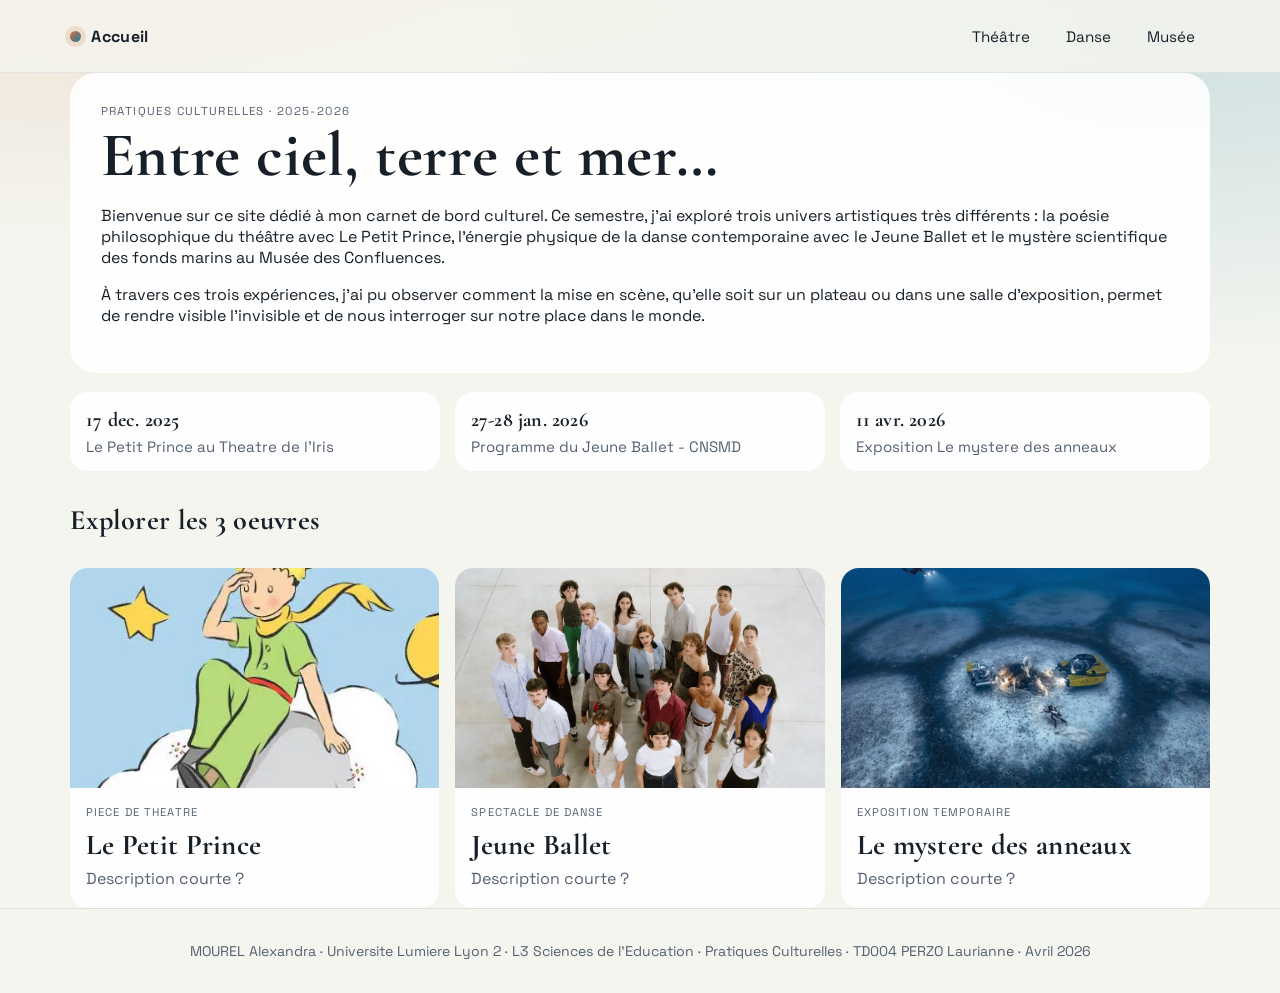
<file: index.html>
<!DOCTYPE html>
<html lang="fr">
  <head>
    <meta charset="UTF-8" />
    <meta name="viewport" content="width=device-width, initial-scale=1.0" />
    <title>Pratiques Culturelles | Alexandra Mourel</title>
    <link rel="preconnect" href="https://fonts.googleapis.com" />
    <link rel="preconnect" href="https://fonts.gstatic.com" crossorigin />
    <link
      href="https://fonts.googleapis.com/css2?family=Cormorant+Garamond:wght@500;700&family=Space+Grotesk:wght@400;500;700&display=swap"
      rel="stylesheet"
    />
    <link rel="stylesheet" href="style.css" />
    <script src="script.js" defer></script>
  </head>
  <body class="theme-home">
    <div class="page-glow" aria-hidden="true"></div>

    <header class="site-header">
      <div class="container nav-wrap">
        <a class="brand" href="index.html" aria-label="Retour a l'accueil">
          <span class="brand-dot"></span>
          <span> Accueil </span>
        </a>

        <button class="menu-btn" type="button" data-menu-btn aria-expanded="false" aria-controls="main-nav">
          Menu
        </button>

        <nav id="main-nav" class="main-nav" aria-label="Navigation principale">
          <a href="theatre.html">Théâtre</a>
          <a href="danse.html">Danse</a>
          <a href="musee.html">Musée</a>
        </nav>
      </div>
    </header>

    <main class="container main-content">
      <section class="home-hero reveal">
        <p class="kicker">Pratiques Culturelles · 2025-2026</p>
        <h1>Entre ciel, terre et mer…</h1>
        <p >
          Bienvenue sur ce site dédié à mon carnet de bord culturel. Ce semestre, j'ai exploré trois univers artistiques très différents : la poésie philosophique du théâtre avec Le Petit Prince, l'énergie physique de la danse contemporaine avec le Jeune Ballet et le mystère scientifique des fonds marins au Musée des Confluences.
        </p>
        <p>
À travers ces trois expériences, j'ai pu observer comment la mise en scène, qu'elle soit sur un plateau ou dans une salle d'exposition, permet de rendre visible l'invisible et de nous interroger sur notre place dans le monde.
        </p>
      </section>

      <section class="timeline reveal" aria-label="Parcours culturel">
        <article>
          <h2>17 dec. 2025</h2>
          <p>Le Petit Prince au Theatre de l'Iris</p>
        </article>
        <article>
          <h2>27-28 jan. 2026</h2>
          <p>Programme du Jeune Ballet - CNSMD</p>
        </article>
        <article>
          <h2>11 avr. 2026</h2>
          <p>Exposition Le mystere des anneaux</p>
        </article>
      </section>

      <section class="works-grid" aria-labelledby="works-title">
        <h2 id="works-title" class="section-title reveal">Explorer les 3 oeuvres</h2>

        <a class="work-card reveal" href="theatre.html" aria-label="Ouvrir la page theatre - Le Petit Prince">
          <div class="work-media">
            <img src="Images/Accueil_prince.WEBP" alt="Theatre - Le Petit Prince" />
          </div>
          <div class="work-copy">
            <p class="work-type">Piece de theatre</p>
            <h3>Le Petit Prince</h3>
            <p>Description courte ?</p>
          </div>
        </a>

        <a class="work-card reveal" href="danse.html" aria-label="Ouvrir la page danse - Jeune Ballet">
          <div class="work-media">
            <img src="Images/Accueil_danse.WEBP" alt="Spectacle de danse - Jeune Ballet" />
          </div>
          <div class="work-copy">
            <p class="work-type">Spectacle de danse</p>
            <h3>Jeune Ballet</h3>
<p>Description courte ?</p>
          </div>
        </a>

        <a class="work-card reveal" href="musee.html" aria-label="Ouvrir la page musee - Le mystere des anneaux">
          <div class="work-media">
            <img src="Images/expo.JPG" alt="Exposition temporaire - Le mystere des anneaux" />
          </div>
          <div class="work-copy">
            <p class="work-type">Exposition temporaire</p>
            <h3>Le mystere des anneaux</h3>
<p>Description courte ?</p>
          </div>
        </a>
      </section>
    </main>

    <footer class="site-footer">
      <p>
        MOUREL Alexandra · Universite Lumiere Lyon 2 · L3 Sciences de l'Education · Pratiques Culturelles · TD004 PERZO
        Laurianne · Avril 2026
      </p>
    </footer>
  </body>
</html>
</file>
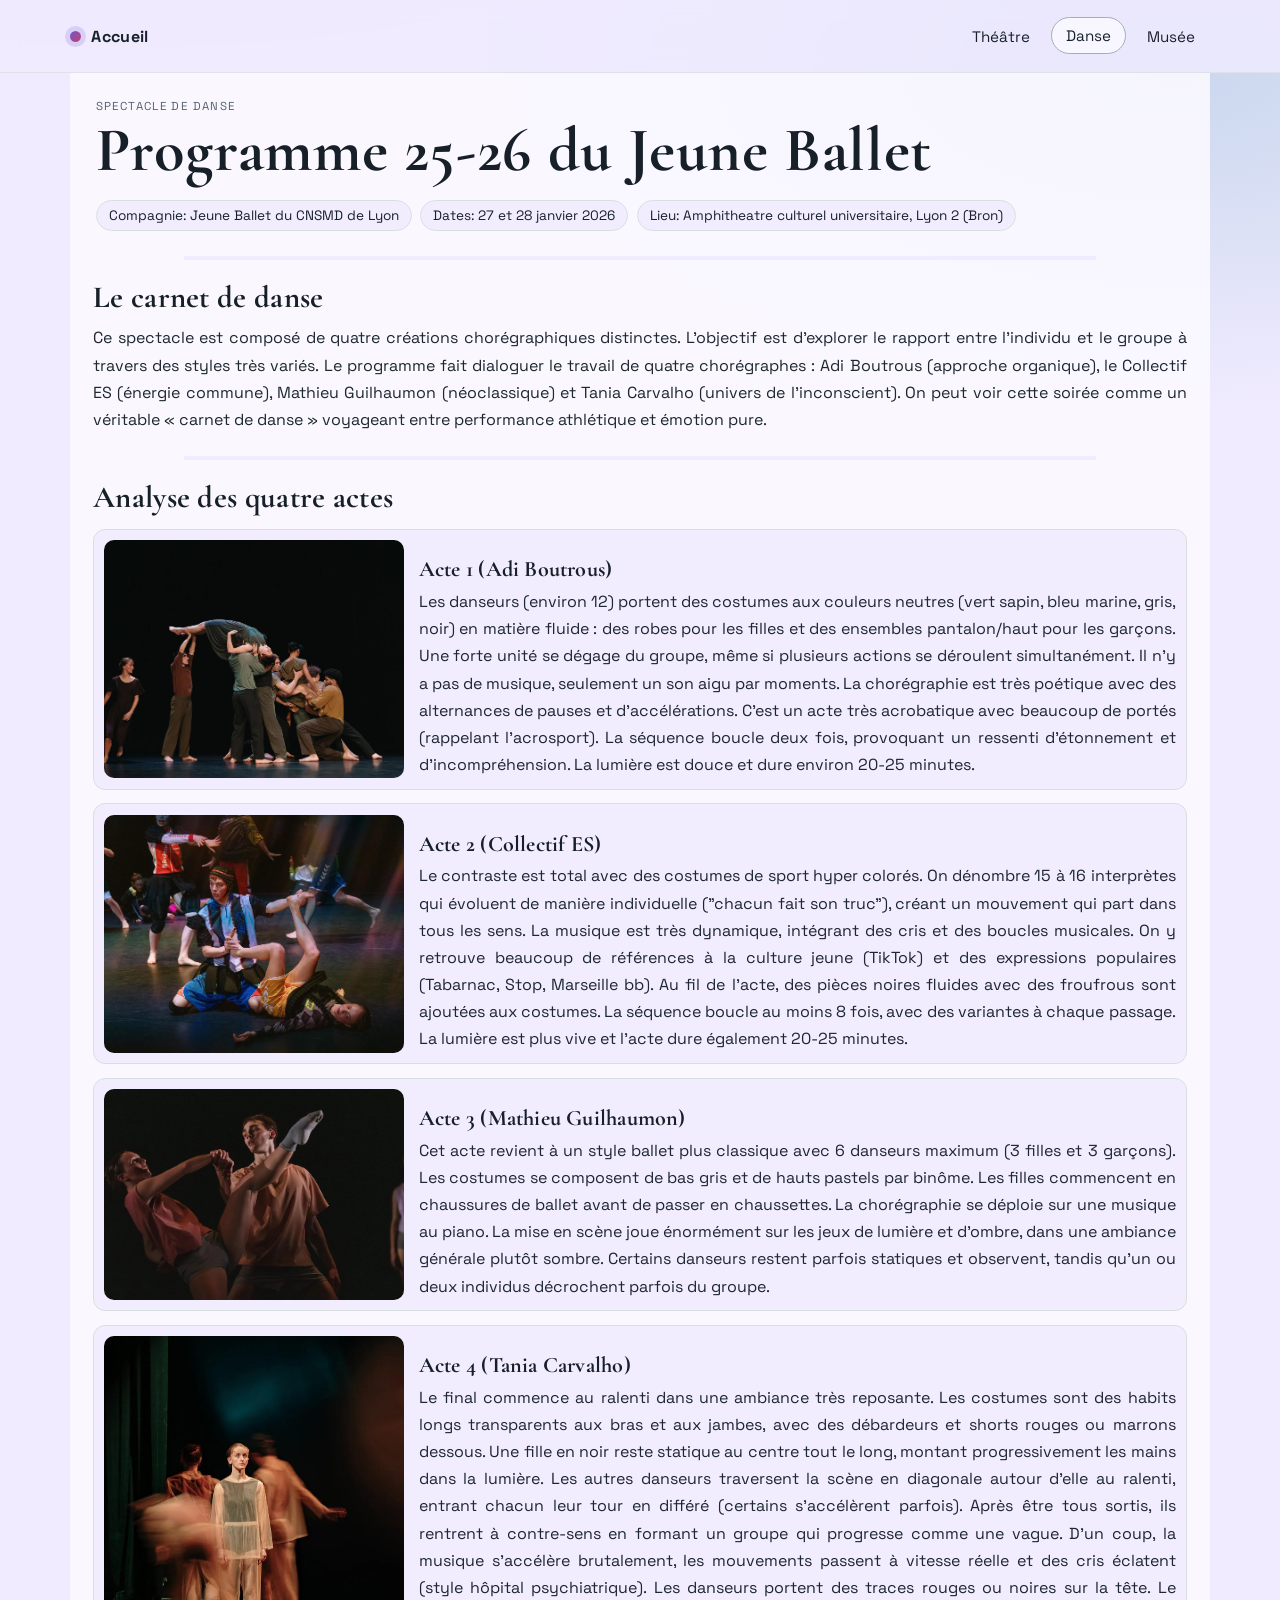
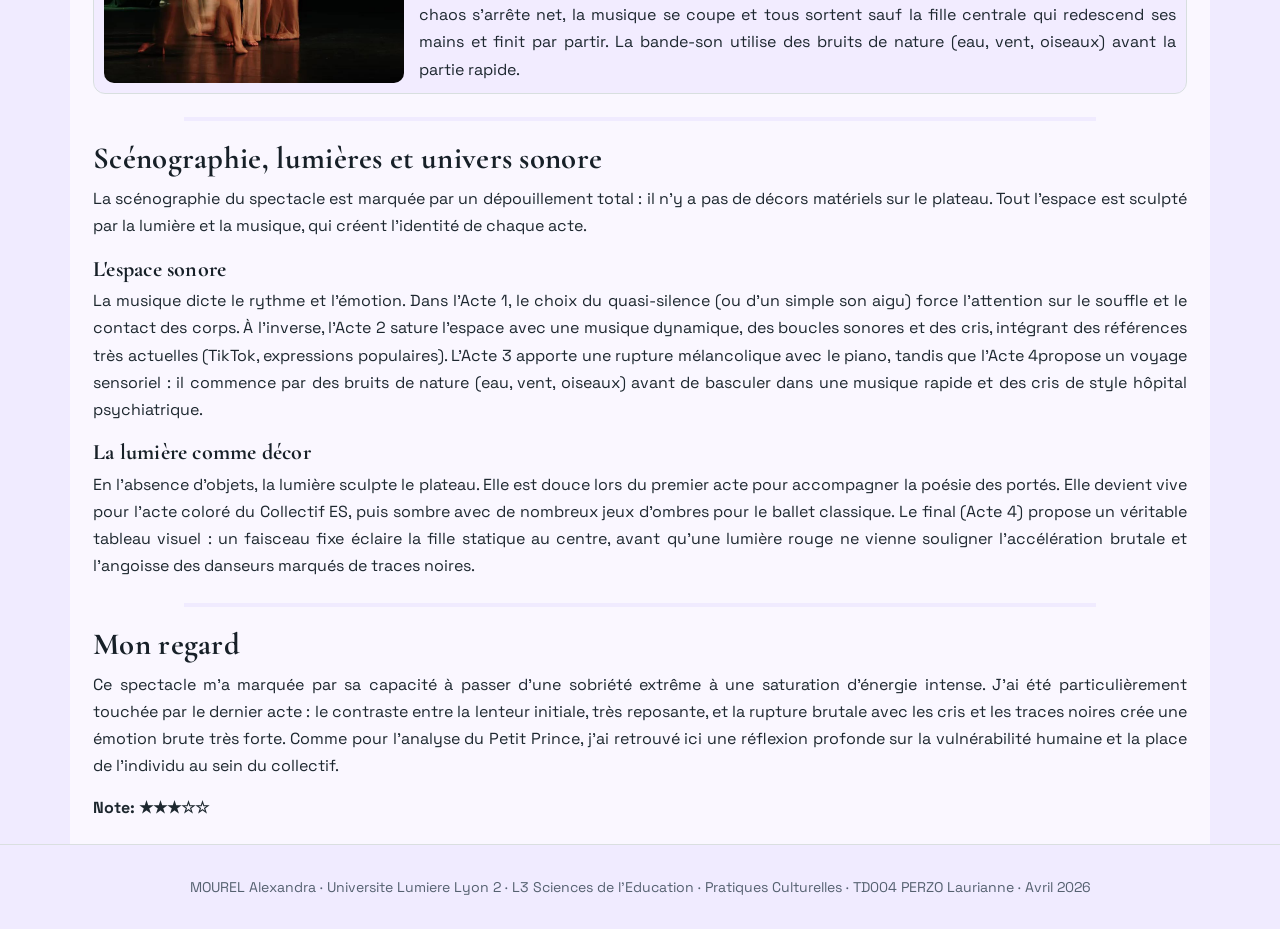
<file: danse.html>
<!DOCTYPE html>
<html lang="fr">
  <head>
    <meta charset="UTF-8" />
    <meta name="viewport" content="width=device-width, initial-scale=1.0" />
    <title>Danse | Jeune Ballet</title>
    <link rel="preconnect" href="https://fonts.googleapis.com" />
    <link rel="preconnect" href="https://fonts.gstatic.com" crossorigin />
    <link
      href="https://fonts.googleapis.com/css2?family=Cormorant+Garamond:wght@500;700&family=Space+Grotesk:wght@400;500;700&display=swap"
      rel="stylesheet"
    />
    <link rel="stylesheet" href="style.css" />
    <script src="script.js" defer></script>
  </head>
  <body class="theme-detail theme-danse">
    <div class="page-glow" aria-hidden="true"></div>
    <div class="progress-bar" data-reading-progress aria-hidden="true"></div>

    <header class="site-header">
      <div class="container nav-wrap">
        <a class="brand" href="index.html" aria-label="Retour a l'accueil">
          <span class="brand-dot"></span>
          <span> Accueil</span>
        </a>

        <button class="menu-btn" type="button" data-menu-btn aria-expanded="false" aria-controls="main-nav">
          Menu
        </button>

        <nav id="main-nav" class="main-nav" aria-label="Navigation principale">
          <a href="theatre.html">Théâtre</a>
          <a class="active" href="danse.html">Danse</a>
          <a href="musee.html">Musée</a>
        </nav>
      </div>
    </header>

    <main class="container main-content">
      <article class="story">
        <header class="story-head reveal">
          <p class="kicker">Spectacle de danse</p>
          <h1>Programme 25-26 du Jeune Ballet</h1>
          <ul class="meta-chips">
            <li>Compagnie: Jeune Ballet du CNSMD de Lyon</li>
            <li>Dates: 27 et 28 janvier 2026</li>
            <li>Lieu: Amphitheatre culturel universitaire, Lyon 2 (Bron)</li>
          </ul>
        </header>

        <section class="story-panel reveal" id="carnet">
          <h2>Le carnet de danse</h2>
          <p>
Ce spectacle est composé de quatre créations chorégraphiques distinctes. L’objectif est d’explorer le rapport entre l'individu et le groupe à travers des styles très variés. Le programme fait dialoguer le travail de quatre chorégraphes : Adi Boutrous (approche organique), le Collectif ES (énergie commune), Mathieu Guilhaumon (néoclassique) et Tania Carvalho (univers de l’inconscient). On peut voir cette soirée comme un véritable « carnet de danse » voyageant entre performance athlétique et émotion pure.
          </p>
        </section>

        <section class="story-panel reveal" id="actes">
          <h2>Analyse des quatre actes</h2>
          <div class="acts-grid">
            <article class="act-card">
              <img src="Images/danse_1.jpeg" alt="Acte 1 - Adi Boutrous" />
              <div>
                <h3>Acte 1 (Adi Boutrous)</h3>
                <p>
                  Les danseurs (environ 12) portent des costumes aux couleurs neutres (vert sapin, bleu marine, gris, noir) en matière fluide : des robes pour les filles et des ensembles pantalon/haut pour les garçons. Une forte unité se dégage du groupe, même si plusieurs actions se déroulent simultanément. Il n’y a pas de musique, seulement un son aigu par moments. La chorégraphie est très poétique avec des alternances de pauses et d'accélérations. C'est un acte très acrobatique avec beaucoup de portés (rappelant l'acrosport). La séquence boucle deux fois, provoquant un ressenti d'étonnement et d'incompréhension. La lumière est douce et dure environ 20-25 minutes.
                </p>
              </div>
            </article>

            <article class="act-card">
              <img src="Images/danse_2.jpeg" alt="Acte 2 - Collectif ES" />
              <div>
                <h3>Acte 2 (Collectif ES)</h3>
                <p>
                  Le contraste est total avec des costumes de sport hyper colorés. On dénombre 15 à 16 interprètes qui évoluent de manière individuelle ("chacun fait son truc"), créant un mouvement qui part dans tous les sens. La musique est très dynamique, intégrant des cris et des boucles musicales. On y retrouve beaucoup de références à la culture jeune (TikTok) et des expressions populaires (Tabarnac, Stop, Marseille bb). Au fil de l'acte, des pièces noires fluides avec des froufrous sont ajoutées aux costumes. La séquence boucle au moins 8 fois, avec des variantes à chaque passage. La lumière est plus vive et l'acte dure également 20-25 minutes.
                </p>
              </div>
            </article>

            <article class="act-card">
              <img src="Images/danse_3.jpeg" alt="Acte 3 - Mathieu Guilhaumon" />
              <div>
                <h3>Acte 3 (Mathieu Guilhaumon)</h3>
                <p>
Cet acte revient à un style ballet plus classique avec 6 danseurs maximum (3 filles et 3 garçons). Les costumes se composent de bas gris et de hauts pastels par binôme. Les filles commencent en chaussures de ballet avant de passer en chaussettes. La chorégraphie se déploie sur une musique au piano. La mise en scène joue énormément sur les jeux de lumière et d'ombre, dans une ambiance générale plutôt sombre. Certains danseurs restent parfois statiques et observent, tandis qu'un ou deux individus décrochent parfois du groupe.
                </p>
              </div>
            </article>

            <article class="act-card">
              <img src="Images/danse_4.jpeg" alt="Acte 4 - Tania Carvalho" />
              <div>
                <h3>Acte 4 (Tania Carvalho)</h3>
                <p>
Le final commence au ralenti dans une ambiance très reposante. Les costumes sont des habits longs transparents aux bras et aux jambes, avec des débardeurs et shorts rouges ou marrons dessous. Une fille en noir reste statique au centre tout le long, montant progressivement les mains dans la lumière. Les autres danseurs traversent la scène en diagonale autour d'elle au ralenti, entrant chacun leur tour en différé (certains s'accélèrent parfois). Après être tous sortis, ils rentrent à contre-sens en formant un groupe qui progresse comme une vague. D’un coup, la musique s'accélère brutalement, les mouvements passent à vitesse réelle et des cris éclatent (style hôpital psychiatrique). Les danseurs portent des traces rouges ou noires sur la tête. Le chaos s'arrête net, la musique se coupe et tous sortent sauf la fille centrale qui redescend ses mains et finit par partir. La bande-son utilise des bruits de nature (eau, vent, oiseaux) avant la partie rapide.
                </p>
              </div>
            </article>
          </div>
        </section>

        <section class="story-panel reveal" id="scenographie">
          <h2>Scénographie, lumières et univers sonore</h2>
          <p>
La scénographie du spectacle est marquée par un dépouillement total : il n’y a pas de décors matériels sur le plateau. Tout l'espace est sculpté par la lumière et la musique, qui créent l'identité de chaque acte.

          </p>
          <h3>L'espace sonore</h3>
          <p>
La musique dicte le rythme et l'émotion. Dans l'Acte 1, le choix du quasi-silence (ou d'un simple son aigu) force l'attention sur le souffle et le contact des corps. À l'inverse, l'Acte 2 sature l'espace avec une musique dynamique, des boucles sonores et des cris, intégrant des références très actuelles (TikTok, expressions populaires). L'Acte 3 apporte une rupture mélancolique avec le piano, tandis que l'Acte 4propose un voyage sensoriel : il commence par des bruits de nature (eau, vent, oiseaux) avant de basculer dans une musique rapide et des cris de style hôpital psychiatrique.
          </p>
          <h3>La lumière comme décor</h3>
          <p>
En l'absence d'objets, la lumière sculpte le plateau. Elle est douce lors du premier acte pour accompagner la poésie des portés. Elle devient vive pour l'acte coloré du Collectif ES, puis sombre avec de nombreux jeux d'ombres pour le ballet classique. Le final (Acte 4) propose un véritable tableau visuel : un faisceau fixe éclaire la fille statique au centre, avant qu'une lumière rouge ne vienne souligner l'accélération brutale et l'angoisse des danseurs marqués de traces noires.
          </p>
        </section>

        <section class="story-panel reveal" id="regard">
          <h2>Mon regard</h2>
          <p>
Ce spectacle m’a marquée par sa capacité à passer d'une sobriété extrême à une saturation d'énergie intense. J’ai été particulièrement touchée par le dernier acte : le contraste entre la lenteur initiale, très reposante, et la rupture brutale avec les cris et les traces noires crée une émotion brute très forte. Comme pour l'analyse du Petit Prince, j'ai retrouvé ici une réflexion profonde sur la vulnérabilité humaine et la place de l'individu au sein du collectif.
          </p>
          <p class="rating">Note: <span aria-label="3 etoiles sur 5">★★★☆☆</span></p>
        </section>
      </article>
    </main>

    <footer class="site-footer">
      <p>
        MOUREL Alexandra · Universite Lumiere Lyon 2 · L3 Sciences de l'Education · Pratiques Culturelles · TD004 PERZO
        Laurianne · Avril 2026
      </p>
    </footer>
  </body>
</html>
</file>
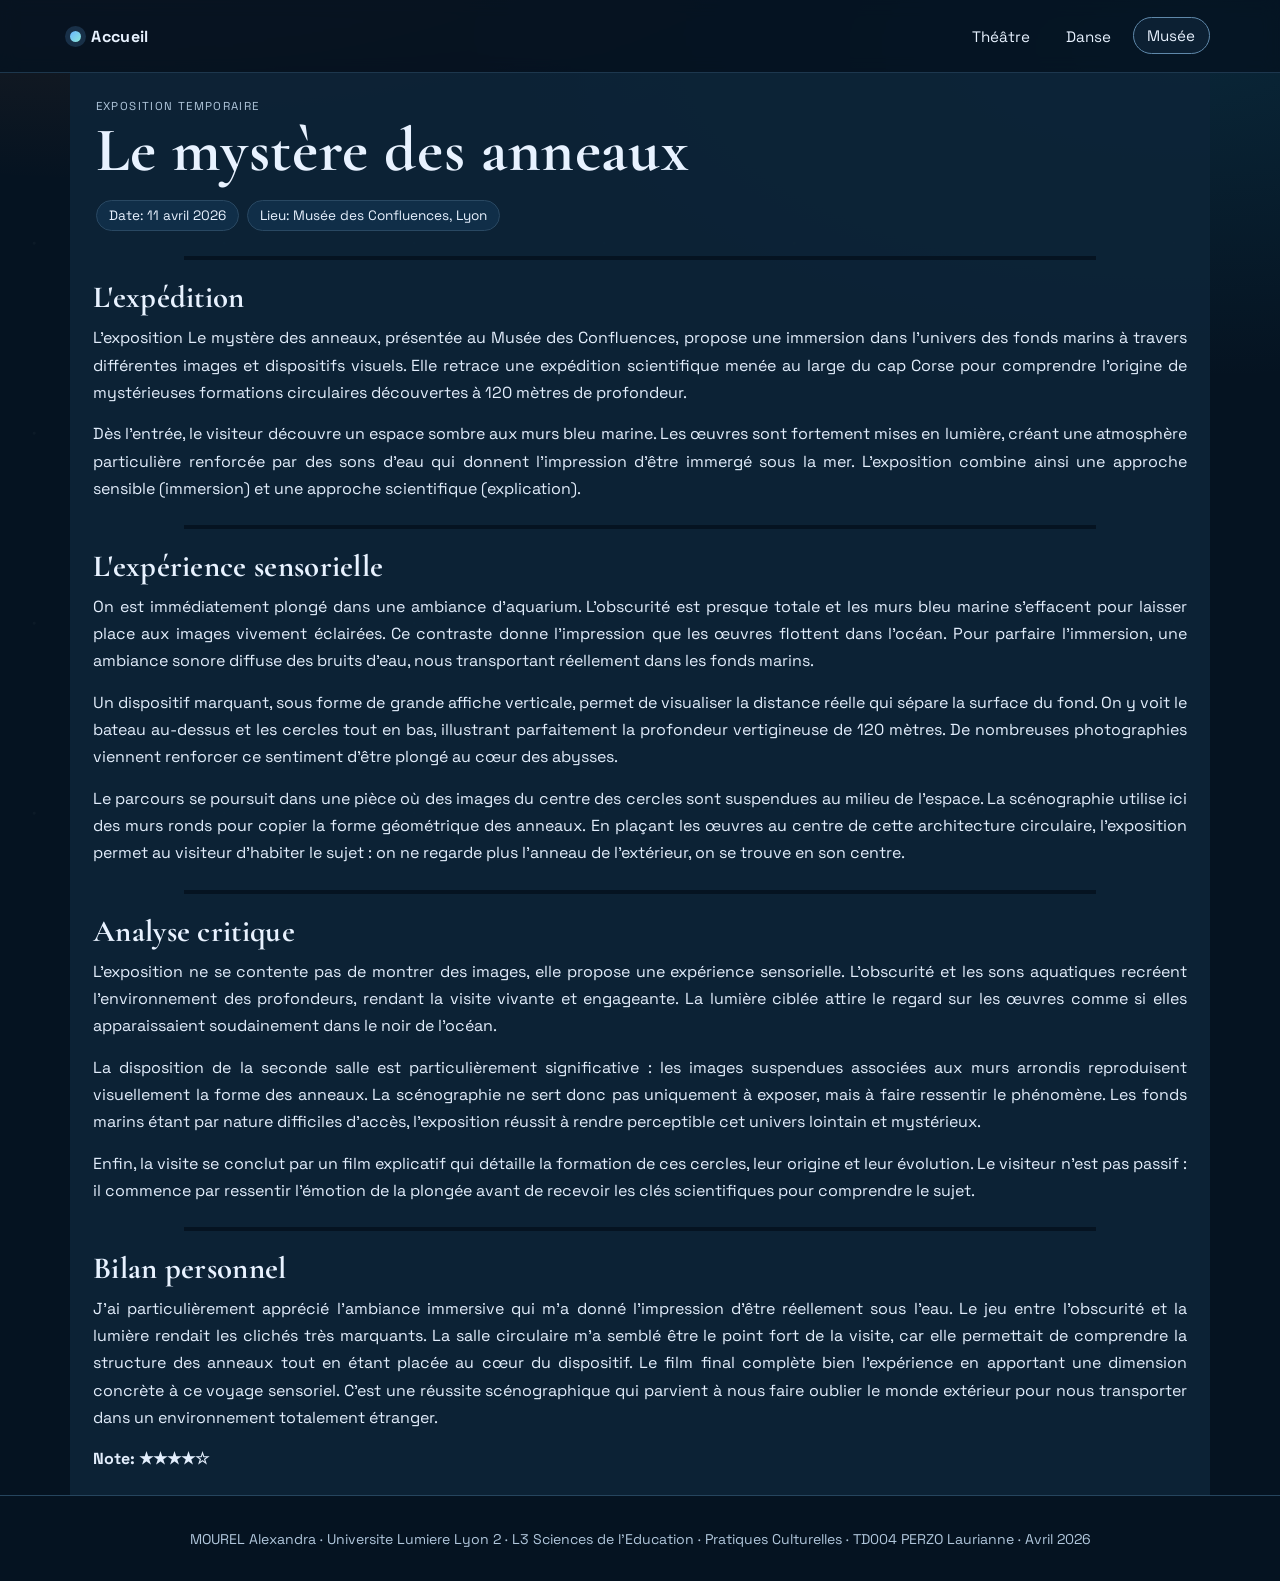
<file: musee.html>
<!DOCTYPE html>
<html lang="fr">
  <head>
    <meta charset="UTF-8" />
    <meta name="viewport" content="width=device-width, initial-scale=1.0" />
    <title>Musée | Le mystère des anneaux</title>
    <link rel="preconnect" href="https://fonts.googleapis.com" />
    <link rel="preconnect" href="https://fonts.gstatic.com" crossorigin />
    <link
      href="https://fonts.googleapis.com/css2?family=Cormorant+Garamond:wght@500;700&family=Space+Grotesk:wght@400;500;700&display=swap"
      rel="stylesheet"
    />
    <link rel="stylesheet" href="style.css" />
    <script src="script.js" defer></script>
  </head>
  <body class="theme-detail theme-musee">
    <div class="page-glow" aria-hidden="true"></div>
    <div class="progress-bar" data-reading-progress aria-hidden="true"></div>

    <header class="site-header">
      <div class="container nav-wrap">
        <a class="brand" href="index.html" aria-label="Retour a l'accueil">
          <span class="brand-dot"></span>
          <span>Accueil</span>
        </a>

        <button class="menu-btn" type="button" data-menu-btn aria-expanded="false" aria-controls="main-nav">
          Menu
        </button>

        <nav id="main-nav" class="main-nav" aria-label="Navigation principale">
          <a href="theatre.html">Théâtre</a>
          <a href="danse.html">Danse</a>
          <a class="active" href="musee.html">Musée</a>
        </nav>
      </div>
    </header>

    <main class="container main-content">
      <article class="story">
        <header class="story-head reveal">
          <p class="kicker">Exposition temporaire</p>
          <h1>Le mystère des anneaux</h1>
          <ul class="meta-chips">
            <li>Date: 11 avril 2026</li>
            <li>Lieu: Musée des Confluences, Lyon</li>
          </ul>
        </header>

        <section class="story-panel reveal" id="expedition">
          <h2>L'expédition</h2>
          <p>
L’exposition Le mystère des anneaux, présentée au Musée des Confluences, propose une immersion dans l’univers des fonds marins à travers différentes images et dispositifs visuels. Elle retrace une expédition scientifique menée au large du cap Corse pour comprendre l'origine de mystérieuses formations circulaires découvertes à 120 mètres de profondeur.
          </p>
          <p>
            Dès l’entrée, le visiteur découvre un espace sombre aux murs bleu marine. Les œuvres sont fortement mises en lumière, créant une atmosphère particulière renforcée par des sons d’eau qui donnent l’impression d’être immergé sous la mer. L’exposition combine ainsi une approche sensible (immersion) et une approche scientifique (explication).
          </p>
        </section>

        <section class="story-panel reveal" id="sensoriel">
          <h2>L'expérience sensorielle</h2>
          <p>
On est immédiatement plongé dans une ambiance d'aquarium. L'obscurité est presque totale et les murs bleu marine s'effacent pour laisser place aux images vivement éclairées. Ce contraste donne l'impression que les œuvres flottent dans l'océan. Pour parfaire l'immersion, une ambiance sonore diffuse des bruits d'eau, nous transportant réellement dans les fonds marins.
          </p>

          <p>
Un dispositif marquant, sous forme de grande affiche verticale, permet de visualiser la distance réelle qui sépare la surface du fond. On y voit le bateau au-dessus et les cercles tout en bas, illustrant parfaitement la profondeur vertigineuse de 120 mètres. De nombreuses photographies viennent renforcer ce sentiment d'être plongé au cœur des abysses.
          </p>


          <p>
Le parcours se poursuit dans une pièce où des images du centre des cercles sont suspendues au milieu de l'espace. La scénographie utilise ici des murs ronds pour copier la forme géométrique des anneaux. En plaçant les œuvres au centre de cette architecture circulaire, l'exposition permet au visiteur d'habiter le sujet : on ne regarde plus l'anneau de l'extérieur, on se trouve en son centre.
          </p>
        </section>

        <section class="story-panel reveal" id="analyse">
          <h2>Analyse critique</h2>
          <p>
L’exposition ne se contente pas de montrer des images, elle propose une expérience sensorielle. L’obscurité et les sons aquatiques recréent l’environnement des profondeurs, rendant la visite vivante et engageante. La lumière ciblée attire le regard sur les œuvres comme si elles apparaissaient soudainement dans le noir de l’océan.
          </p>
          <p>
            La disposition de la seconde salle est particulièrement significative : les images suspendues associées aux murs arrondis reproduisent visuellement la forme des anneaux. La scénographie ne sert donc pas uniquement à exposer, mais à faire ressentir le phénomène. Les fonds marins étant par nature difficiles d’accès, l’exposition réussit à rendre perceptible cet univers lointain et mystérieux.
          </p>
          <p>
            Enfin, la visite se conclut par un film explicatif qui détaille la formation de ces cercles, leur origine et leur évolution. Le visiteur n’est pas passif : il commence par ressentir l'émotion de la plongée avant de recevoir les clés scientifiques pour comprendre le sujet.
          </p>
        </section>

        <section class="story-panel reveal" id="impressions">
          <h2>Bilan personnel</h2>
          <p>
J’ai particulièrement apprécié l’ambiance immersive qui m'a donné l'impression d'être réellement sous l'eau. Le jeu entre l'obscurité et la lumière rendait les clichés très marquants. La salle circulaire m’a semblé être le point fort de la visite, car elle permettait de comprendre la structure des anneaux tout en étant placée au cœur du dispositif. Le film final complète bien l'expérience en apportant une dimension concrète à ce voyage sensoriel. C'est une réussite scénographique qui parvient à nous faire oublier le monde extérieur pour nous transporter dans un environnement totalement étranger.
          </p>
          <p class="rating">Note: <span aria-label="4 etoiles sur 5">★★★★☆</span></p>
        </section>
      </article>
    </main>

    <footer class="site-footer">
      <p>
        MOUREL Alexandra · Universite Lumiere Lyon 2 · L3 Sciences de l'Education · Pratiques Culturelles · TD004 PERZO
        Laurianne · Avril 2026
      </p>
    </footer>
  </body>
</html>
</file>
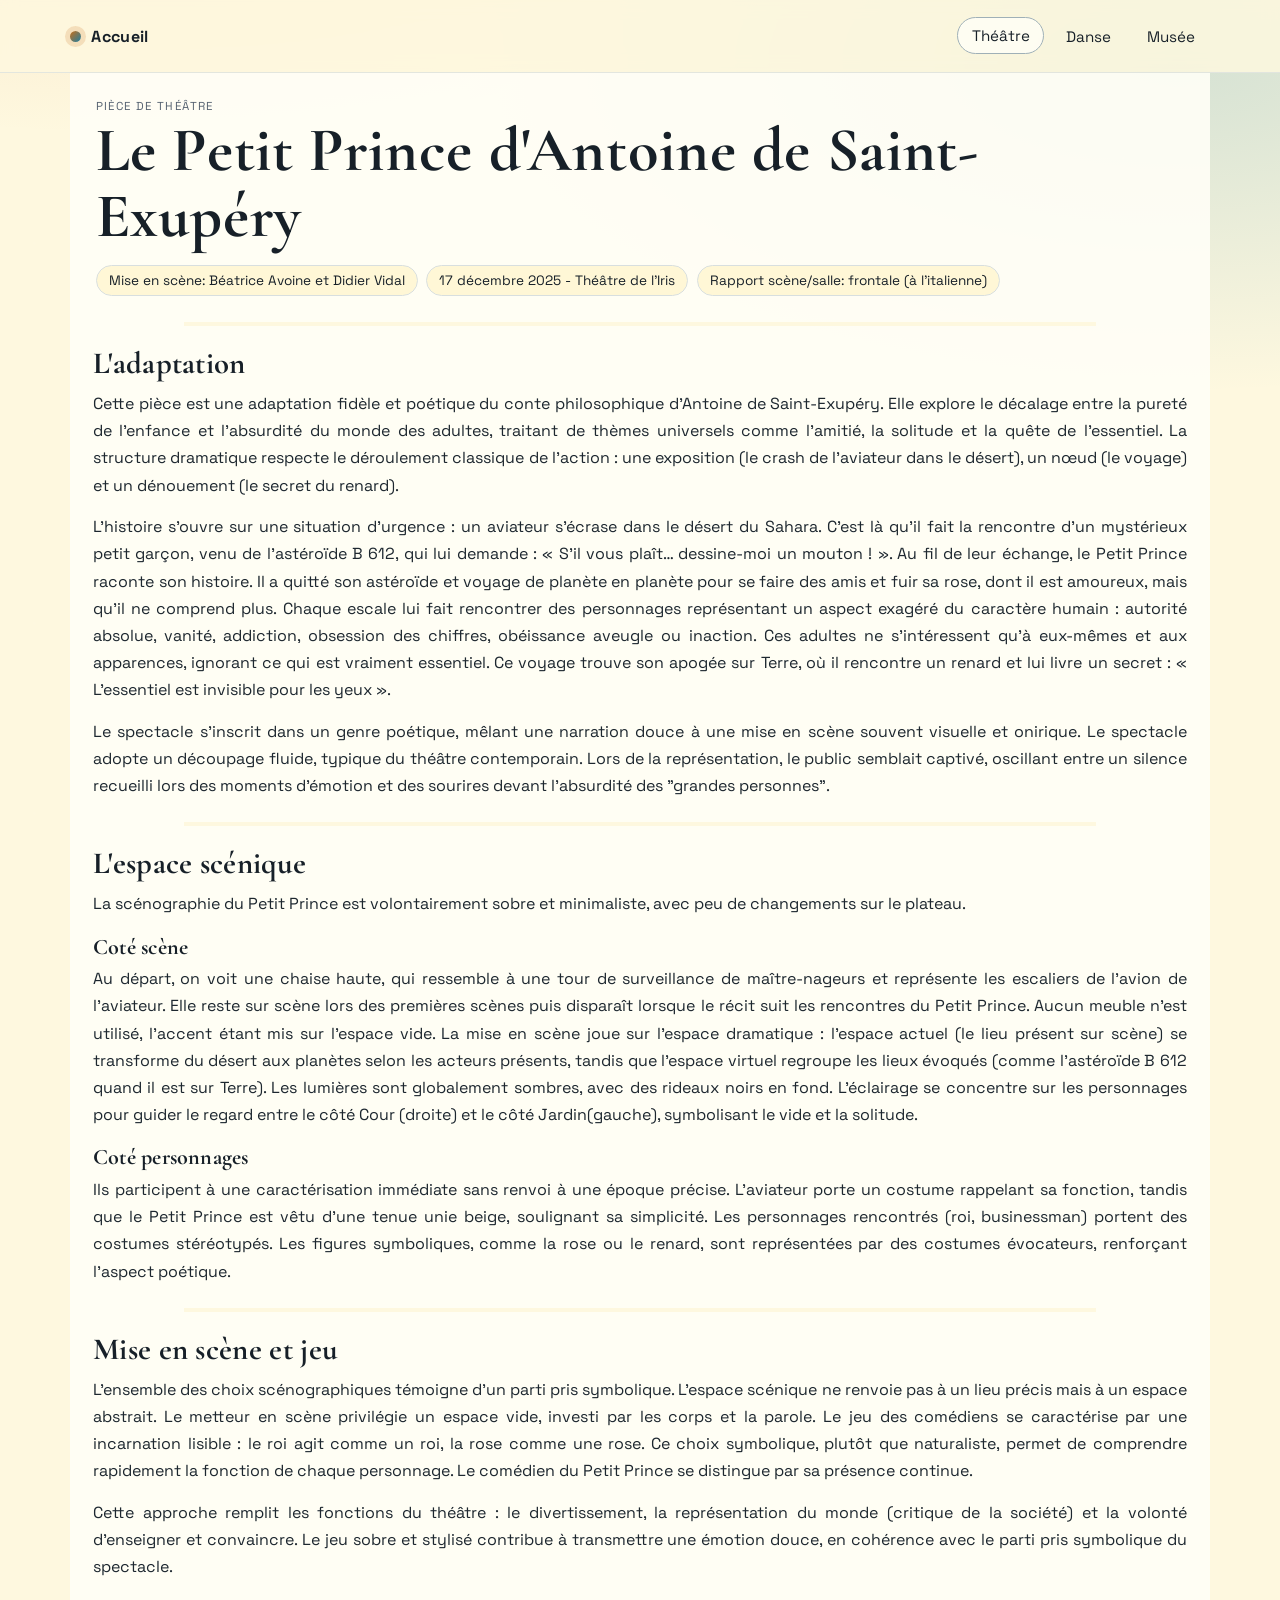
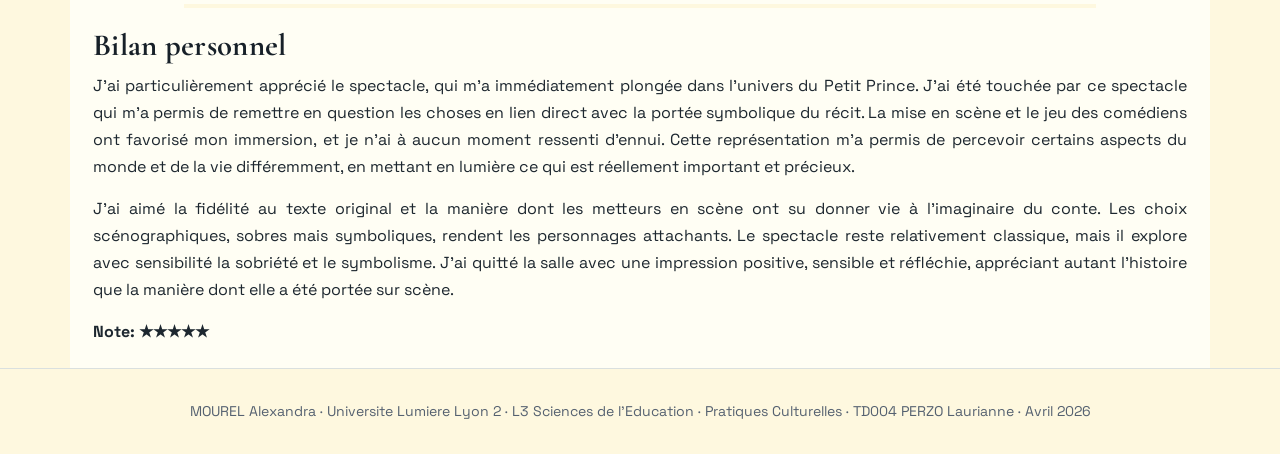
<file: theatre.html>
<!DOCTYPE html>
<html lang="fr">
  <head>
    <meta charset="UTF-8" />
    <meta name="viewport" content="width=device-width, initial-scale=1.0" />
    <title>Theatre | Le Petit Prince</title>
    <link rel="preconnect" href="https://fonts.googleapis.com" />
    <link rel="preconnect" href="https://fonts.gstatic.com" crossorigin />
    <link
      href="https://fonts.googleapis.com/css2?family=Cormorant+Garamond:wght@500;700&family=Space+Grotesk:wght@400;500;700&display=swap"
      rel="stylesheet"
    />
    <link rel="stylesheet" href="style.css" />
    <script src="script.js" defer></script>
  </head>
  <body class="theme-detail theme-theatre">
    <div class="page-glow" aria-hidden="true"></div>
    <div class="progress-bar" data-reading-progress aria-hidden="true"></div>

    <header class="site-header">
      <div class="container nav-wrap">
        <a class="brand" href="index.html" aria-label="Retour a l'accueil">
          <span class="brand-dot"></span>
          <span> Accueil</span>
        </a>

        <button class="menu-btn" type="button" data-menu-btn aria-expanded="false" aria-controls="main-nav">
          Menu
        </button>

        <nav id="main-nav" class="main-nav" aria-label="Navigation principale">
          <a class="active" href="theatre.html">Théâtre</a>
          <a href="danse.html">Danse</a>
          <a href="musee.html">Musée</a>
        </nav>
      </div>
    </header>

    <main class="container main-content">
      <article class="story">
        <header class="story-head reveal">
          <p class="kicker">Pièce de théâtre</p>
          <h1>Le Petit Prince d'Antoine de Saint-Exupéry</h1>
          <ul class="meta-chips">
            <li>Mise en scène: Béatrice Avoine et Didier Vidal</li>
            <li>17 décembre 2025 - Théâtre de l'Iris</li>
            <li>Rapport scène/salle: frontale (à l'italienne)</li>
          </ul>
        </header>

        <section class="story-panel reveal" id="adaptation">
          <h2>L'adaptation</h2>
          <p>
            Cette pièce est une adaptation fidèle et poétique du conte philosophique d'Antoine de Saint-Exupéry. Elle explore le décalage entre la pureté de l'enfance et l'absurdité du monde des adultes, traitant de thèmes universels comme l'amitié, la solitude et la quête de l'essentiel. La structure dramatique respecte le déroulement classique de l'action : une exposition (le crash de l'aviateur dans le désert), un nœud (le voyage) et un dénouement (le secret du renard).
          </p>
          <p>
L'histoire s'ouvre sur une situation d'urgence : un aviateur s'écrase dans le désert du Sahara. C'est là qu'il fait la rencontre d'un mystérieux petit garçon, venu de l'astéroïde B 612, qui lui demande : « S’il vous plaît… dessine-moi un mouton ! ». Au fil de leur échange, le Petit Prince raconte son histoire. Il a quitté son astéroïde et voyage de planète en planète pour se faire des amis et fuir sa rose, dont il est amoureux, mais qu’il ne comprend plus. Chaque escale lui fait rencontrer des personnages représentant un aspect exagéré du caractère humain : autorité absolue, vanité, addiction, obsession des chiffres, obéissance aveugle ou inaction. Ces adultes ne s’intéressent qu’à eux-mêmes et aux apparences, ignorant ce qui est vraiment essentiel. Ce voyage trouve son apogée sur Terre, où il rencontre un renard et lui livre un secret : « L'essentiel est invisible pour les yeux ».
          </p>
          <p>
Le spectacle s'inscrit dans un genre poétique, mêlant une narration douce à une mise en scène souvent visuelle et onirique. Le spectacle adopte un découpage fluide, typique du théâtre contemporain. Lors de la représentation, le public semblait captivé, oscillant entre un silence recueilli lors des moments d'émotion et des sourires devant l'absurdité des "grandes personnes".
          </p>
        </section>

        <section class="story-panel reveal" id="espace-scenique">
          <h2>L'espace scénique</h2>
          <p>
La scénographie du Petit Prince est volontairement sobre et minimaliste, avec peu de changements sur le plateau.
          </p>
          <h3>Coté scène</h3>
          <p>
Au départ, on voit une chaise haute, qui ressemble à une tour de surveillance de maître-nageurs et représente les escaliers de l’avion de l’aviateur. Elle reste sur scène lors des premières scènes puis disparaît lorsque le récit suit les rencontres du Petit Prince. Aucun meuble n’est utilisé, l’accent étant mis sur l’espace vide. La mise en scène joue sur l'espace dramatique : l'espace actuel (le lieu présent sur scène) se transforme du désert aux planètes selon les acteurs présents, tandis que l'espace virtuel regroupe les lieux évoqués (comme l'astéroïde B 612 quand il est sur Terre). Les lumières sont globalement sombres, avec des rideaux noirs en fond. L’éclairage se concentre sur les personnages pour guider le regard entre le côté Cour (droite) et le côté Jardin(gauche), symbolisant le vide et la solitude.
          </p>
          <h3>Coté personnages</h3>
          <p>
Ils participent à une caractérisation immédiate sans renvoi à une époque précise. L’aviateur porte un costume rappelant sa fonction, tandis que le Petit Prince est vêtu d’une tenue unie beige, soulignant sa simplicité. Les personnages rencontrés (roi, businessman) portent des costumes stéréotypés. Les figures symboliques, comme la rose ou le renard, sont représentées par des costumes évocateurs, renforçant l’aspect poétique.
          </p>
        </section>

        <section class="story-panel reveal" id="mise-en-scene">
          <h2>Mise en scène et jeu</h2>
          <p>
L’ensemble des choix scénographiques témoigne d’un parti pris symbolique. L’espace scénique ne renvoie pas à un lieu précis mais à un espace abstrait. Le metteur en scène privilégie un espace vide, investi par les corps et la parole. Le jeu des comédiens se caractérise par une incarnation lisible : le roi agit comme un roi, la rose comme une rose. Ce choix symbolique, plutôt que naturaliste, permet de comprendre rapidement la fonction de chaque personnage. Le comédien du Petit Prince se distingue par sa présence continue.
          </p>
          <p>
Cette approche remplit les fonctions du théâtre : le divertissement, la représentation du monde (critique de la société) et la volonté d'enseigner et convaincre. Le jeu sobre et stylisé contribue à transmettre une émotion douce, en cohérence avec le parti pris symbolique du spectacle.
          </p>
        </section>

        <section class="story-panel reveal" id="bilan">
          <h2>Bilan personnel</h2>
          <p>
            J’ai particulièrement apprécié le spectacle, qui m’a immédiatement plongée dans l’univers du Petit Prince. J’ai été touchée par ce spectacle qui m’a permis de remettre en question les choses en lien direct avec la portée symbolique du récit. La mise en scène et le jeu des comédiens ont favorisé mon immersion, et je n’ai à aucun moment ressenti d’ennui. Cette représentation m’a permis de percevoir certains aspects du monde et de la vie différemment, en mettant en lumière ce qui est réellement important et précieux.    
        </p>
          <p>
J’ai aimé la fidélité au texte original et la manière dont les metteurs en scène ont su donner vie à l’imaginaire du conte. Les choix scénographiques, sobres mais symboliques, rendent les personnages attachants. Le spectacle reste relativement classique, mais il explore avec sensibilité la sobriété et le symbolisme. J’ai quitté la salle avec une impression positive, sensible et réfléchie, appréciant autant l’histoire que la manière dont elle a été portée sur scène.
          </p>
          <p class="rating">Note: <span aria-label="5 etoiles sur 5">★★★★★</span></p>
        </section>
      </article>
    </main>

    <footer class="site-footer">
      <p>
        MOUREL Alexandra · Universite Lumiere Lyon 2 · L3 Sciences de l'Education · Pratiques Culturelles · TD004 PERZO
        Laurianne · Avril 2026
      </p>
    </footer>
  </body>
</html>
</file>
<file: style.css>
:root {
  --bg: #f4f5ef;
  --surface: #ffffff;
  --surface-soft: #fbfaf6;
  --ink: #172028;
  --muted: #556170;
  --line: #d8dfdf;
  --line-strong: #9fb0b7;
  --accent: #d16f34;
  --accent-2: #1f7ea0;
  --shadow: 0 24px 60px rgba(18, 34, 50, 0.13);
  --radius-xl: 26px;
  --radius-lg: 18px;
  --radius-md: 12px;
  --container: 1140px;
}

* {
  box-sizing: border-box;
}

html,
body {
  margin: 0;
  padding: 0;
}

body {
  min-height: 100vh;
  font-family: "Space Grotesk", sans-serif;
  color: var(--ink);
  background:
    radial-gradient(1200px 500px at 10% -10%, rgba(209, 111, 52, 0.18), transparent 68%),
    radial-gradient(1000px 460px at 92% 3%, rgba(31, 126, 160, 0.18), transparent 72%),
    var(--bg);
  position: relative;
}

.theme-theatre {
  --bg: #fef8df;
  --surface: #fffef7;
  --surface-soft: #fff6cf;
  --accent: #c86f19;
  --accent-2: #1f7ea0;
}

.theme-danse {
  --bg: #f0ebff;
  --surface: #fbf9ff;
  --surface-soft: #efe9ff;
  --accent: #6e55cd;
  --accent-2: #c1446d;
}

.theme-musee {
  --bg: #051321;
  --surface: #0e2438;
  --surface-soft: #12314d;
  --ink: #e8f2ff;
  --muted: #b1c7dc;
  --line: #294862;
  --line-strong: #5f88aa;
  --accent: #69b6ff;
  --accent-2: #8de7d9;
  --shadow: 0 24px 60px rgba(0, 0, 0, 0.38);
}

.page-glow {
  pointer-events: none;
  position: fixed;
  inset: 0;
  z-index: -1;
  background-image:
    radial-gradient(circle at 18% 28%, rgba(255, 255, 255, 0.15) 1px, transparent 2px),
    radial-gradient(circle at 68% 66%, rgba(255, 255, 255, 0.1) 1px, transparent 2px);
  background-size: 190px 190px, 240px 240px;
  opacity: 0.35;
}

.theme-musee .page-glow {
  opacity: 0.22;
}

.container {
  width: min(var(--container), calc(100% - 2.4rem));
  margin: 0 auto;
}

.site-header {
  position: sticky;
  top: 0;
  z-index: 40;
  backdrop-filter: blur(8px);
  background: color-mix(in srgb, var(--bg) 83%, transparent);
  border-bottom: 1px solid color-mix(in srgb, var(--line) 70%, transparent);
}

.nav-wrap {
  min-height: 72px;
  display: flex;
  align-items: center;
  justify-content: space-between;
  gap: 1.2rem;
}

.brand {
  display: inline-flex;
  align-items: center;
  gap: 0.65rem;
  color: inherit;
  text-decoration: none;
  font-weight: 700;
  letter-spacing: 0.02em;
}

.brand-dot {
  width: 11px;
  height: 11px;
  border-radius: 999px;
  background: linear-gradient(135deg, var(--accent), var(--accent-2));
  box-shadow: 0 0 0 5px color-mix(in srgb, var(--accent) 18%, transparent);
}

.main-nav {
  display: flex;
  align-items: center;
  gap: 0.45rem;
}

.main-nav a {
  text-decoration: none;
  color: inherit;
  font-size: 0.95rem;
  padding: 0.5rem 0.85rem;
  border-radius: 999px;
  border: 1px solid transparent;
  transition: transform 170ms ease, border-color 170ms ease, background 170ms ease;
}

.main-nav a:hover,
.main-nav a:focus-visible,
.main-nav a.active {
  border-color: var(--line-strong);
  background: color-mix(in srgb, var(--surface) 80%, transparent);
  transform: translateY(-1px);
}

.menu-btn {
  display: none;
  border: 1px solid var(--line-strong);
  background: color-mix(in srgb, var(--surface) 90%, transparent);
  color: inherit;
  border-radius: 999px;
  padding: 0.45rem 0.9rem;
  font: inherit;
  font-size: 0.92rem;
  cursor: pointer;
}

.main-content {
  padding-block: 0 ;
}

.home-hero,
.story-head,
.story-panel,
.work-card,
.timeline article {
  background: color-mix(in srgb, var(--surface) 90%, transparent);
  /*border: 1px solid color-mix(in srgb, var(--line) 90%, transparent);*/
 /*TODO HERE : mettre l'ombre à gauche et droite mais pas en haut et en bas.*/
  /* box-shadow: var(--shadow);*/
}

.home-hero {
  padding: clamp(1.4rem, 2.4vw, 2.6rem);
  border-radius: var(--radius-xl);
}

.kicker {
  margin: 0;
  letter-spacing: 0.12em;
  text-transform: uppercase;
  font-size: 0.72rem;
  color: var(--muted);
}

h1,
h2,
h3 {
  font-family: "Cormorant Garamond", serif;
  letter-spacing: 0.01em;
}

h1 {
  margin: 0.35rem 0 0.9rem;
  line-height: 1.05;
  font-size: clamp(2rem, 5vw, 3.9rem);
}

.lead {
  margin: 0;
  line-height: 1.7;
  max-width: 72ch;
  color: color-mix(in srgb, var(--ink) 90%, var(--muted));
}

.hero-tags {
  margin-top: 1.2rem;
  display: flex;
  flex-wrap: wrap;
  gap: 0.65rem;
}

.hero-tags span,
.meta-chips li {
  list-style: none;
  display: inline-flex;
  align-items: center;
  border-radius: 999px;
  padding: 0.38rem 0.75rem;
  border: 1px solid var(--line);
  background: color-mix(in srgb, var(--surface-soft) 82%, transparent);
  font-size: 0.85rem;
}

.timeline {
  margin-top: 1.2rem;
  display: grid;
  grid-template-columns: repeat(3, minmax(0, 1fr));
  gap: 0.9rem;
}

.timeline article {
  border-radius: var(--radius-lg);
  padding: 1rem 1rem 0.95rem;
}

.timeline h2 {
  margin: 0;
  font-size: 1.25rem;
}

.timeline p {
  margin: 0.32rem 0 0;
  color: var(--muted);
  font-size: 0.94rem;
}

.section-title {
  margin: 2rem 0 0.95rem;
  font-size: clamp(1.5rem, 2.2vw, 2rem);
}

.works-grid {
  display: grid;
  gap: 1rem;
  grid-template-columns: repeat(3, minmax(0, 1fr));
}

.works-grid .section-title {
  grid-column: 1 / -1;
}

.work-card {
  border-radius: var(--radius-lg);
  overflow: hidden;
  text-decoration: none;
  color: inherit;
  transform: translateY(0);
  transition: transform 220ms ease, border-color 220ms ease;
}

.work-card:hover,
.work-card:focus-visible {
  transform: translateY(-4px);
  border-color: var(--line-strong);
}

.work-media {
  height: 220px;
  overflow: hidden;
}

.work-media img {
  width: 100%;
  height: 100%;
  object-fit: cover;
  display: block;
}

.work-copy {
  padding: 1rem;
}

.work-type {
  margin: 0;
  text-transform: uppercase;
  letter-spacing: 0.1em;
  font-size: 0.7rem;
  color: var(--muted);
}

.work-copy h3 {
  margin: 0.32rem 0;
  font-size: 1.8rem;
}

.work-copy p {
  margin: 0;
  color: var(--muted);
  line-height: 1.55;
}

.story {
  display: grid;
  /*gap: 1rem;*/
}

.story-head {
  padding: clamp(1.2rem, 2vw, 1.9rem);
  /*border-radius: var(--radius-xl);*/
}

.meta-chips {
  display: flex;
  flex-wrap: wrap;
  gap: 0.55rem;
  margin: 1rem 0 0;
  padding: 0;
}

.story-panel {
  /*border-radius: var(--radius-lg);*/
  padding: clamp(1rem, 1.8vw, 1.5rem);
}

.story-panel::before {
    content: "";
    position: absolute;
    top: 0;
    left:10%;
    width:80%;
    height : 4px;
    background-color:var(--bg);
}

.story-panel h2 {
  margin: 0 0 0.5rem;
  font-size: clamp(1.65rem, 2.4vw, 2.1rem);
}

.story-panel h3 {
  margin: 1rem 0 0.35rem;
  font-size: 1.38rem;
}

.story-panel p {
  margin: 0;
  color: color-mix(in srgb, var(--ink) 90%, var(--muted));
  line-height: 1.7;
  text-align : justify;
}

.story-panel p + p {
  margin-top: 0.9rem;
}

.acts-grid {
  margin-top: 0.8rem;
  display: grid;
  gap: 0.85rem;
}

.act-card {
  display: grid;
  grid-template-columns: minmax(180px, 28%) 1fr;
  gap: 0.9rem;
  border: 1px solid var(--line);
  border-radius: var(--radius-md);
  background: color-mix(in srgb, var(--surface-soft) 75%, transparent);
  padding: 0.65rem;
}

.act-card img {
  width: 100%;
  height: 100%;
  min-height: 170px;
  border-radius: 10px;
  object-fit: cover;
}

.rating {
  margin-top: 1rem;
  font-weight: 700;
}

.site-footer {
  margin-top: 0;
  border-top: 1px solid color-mix(in srgb, var(--line) 95%, transparent);
  padding: 1.2rem;
  text-align: center;
  color: var(--muted);
  font-size: 0.88rem;
}

.progress-bar {
  position: fixed;
  top: 0;
  left: 0;
  width: var(--progress, 0%);
  height: 3px;
  z-index: 50;
  background: linear-gradient(90deg, var(--accent), var(--accent-2));
}

.reveal {
  opacity: 0;
  transform: translateY(18px);
  transition: opacity 450ms ease, transform 450ms ease;
}

.reveal.is-visible {
  opacity: 1;
  transform: translateY(0);
}

.theme-musee .home-hero,
.theme-musee .story-head,
.theme-musee .story-panel,
.theme-musee .work-card,
.theme-musee .timeline article {
  background: color-mix(in srgb, var(--surface) 92%, transparent);
}

@media (max-width: 1050px) {
  .works-grid {
    grid-template-columns: repeat(2, minmax(0, 1fr));
  }

  .timeline {
    grid-template-columns: repeat(2, minmax(0, 1fr));
  }
}

@media (max-width: 760px) {
  .container {
    width: min(var(--container), calc(100% - 1.2rem));
  }

  .menu-btn {
    display: inline-flex;
  }

  .main-nav {
    position: absolute;
    top: calc(100% + 0.35rem);
    right: 0.6rem;
    left: 0.6rem;
    border-radius: 14px;
    border: 1px solid var(--line);
    background: color-mix(in srgb, var(--surface) 94%, transparent);
    box-shadow: var(--shadow);
    padding: 0.55rem;
    display: none;
    flex-direction: column;
    align-items: stretch;
  }

  .main-nav a {
    text-align: center;
  }

  .main-nav.is-open {
    display: flex;
  }

  .timeline,
  .works-grid {
    grid-template-columns: 1fr;
  }

  .act-card {
    grid-template-columns: 1fr;
  }

  .act-card img {
    min-height: 210px;
  }
}

@media (prefers-reduced-motion: reduce) {
  .reveal,
  .work-card,
  .main-nav a {
    transition: none;
  }
}
</file>
